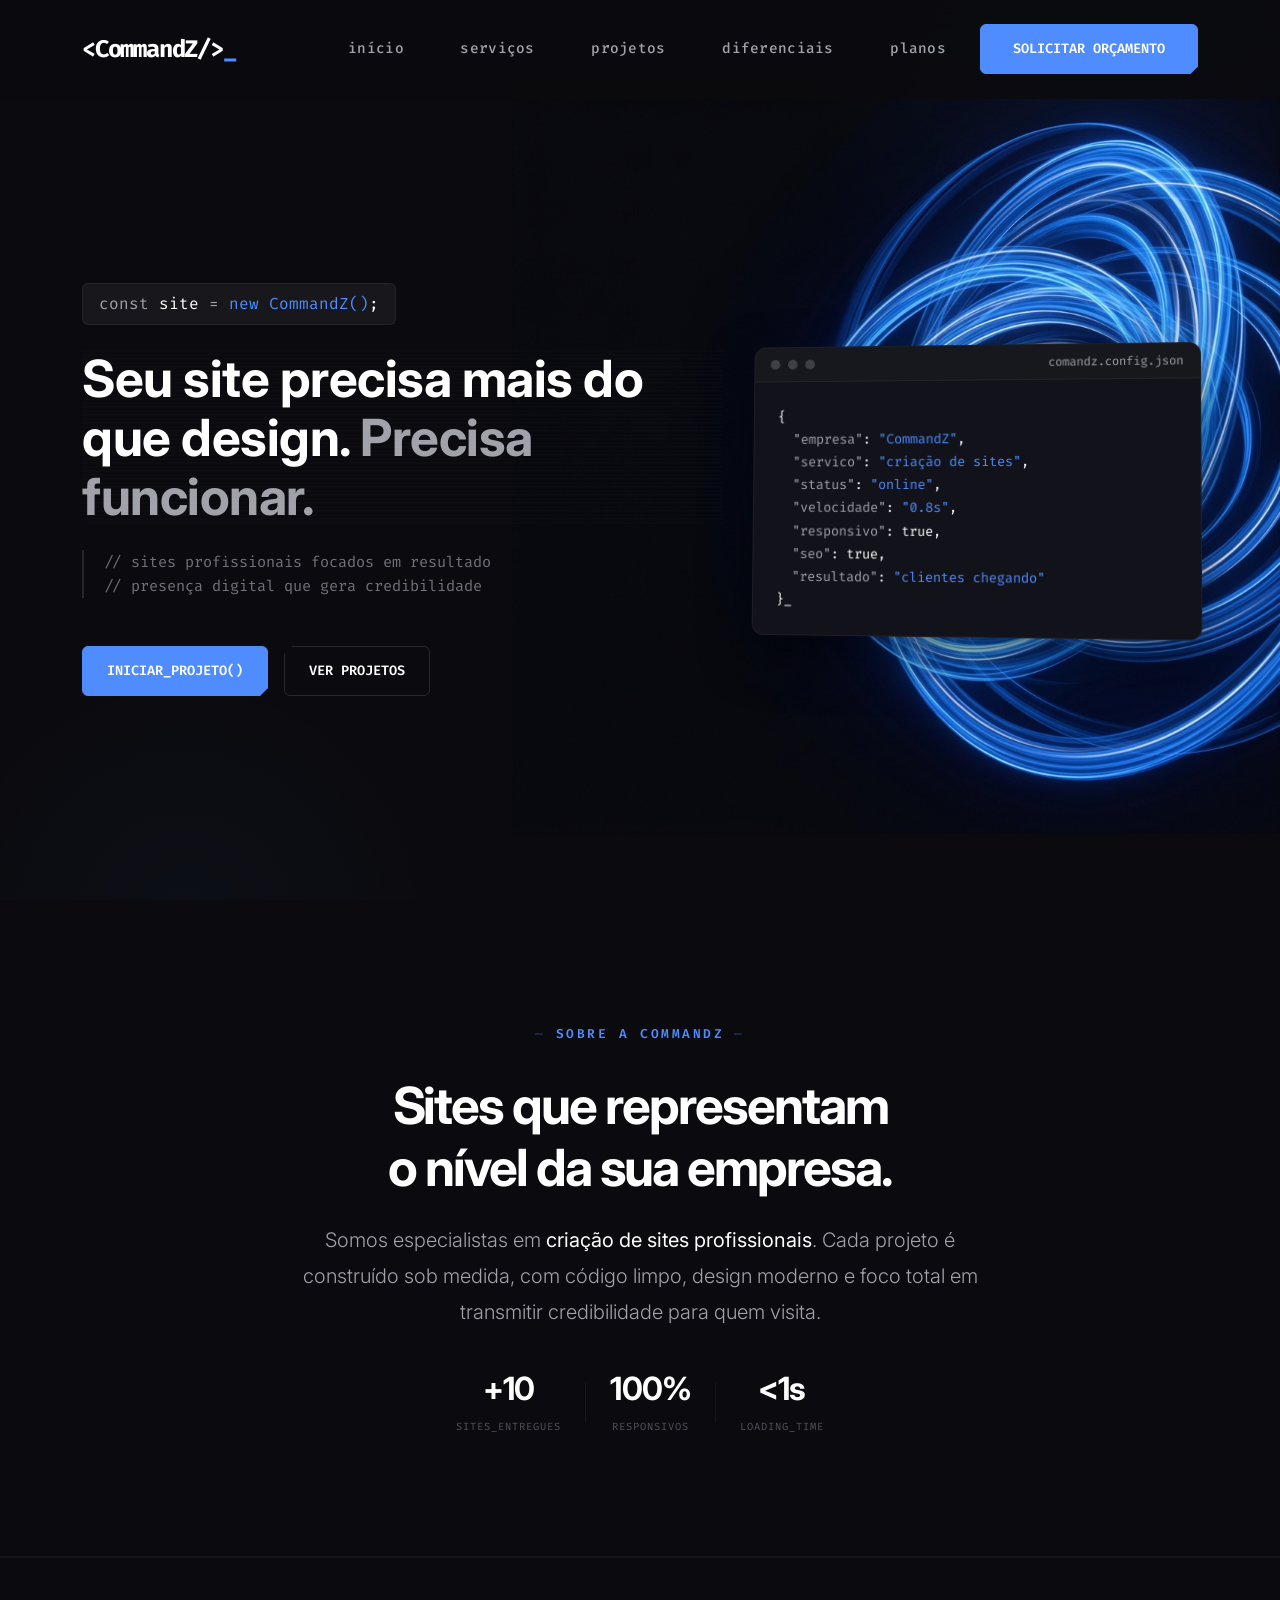
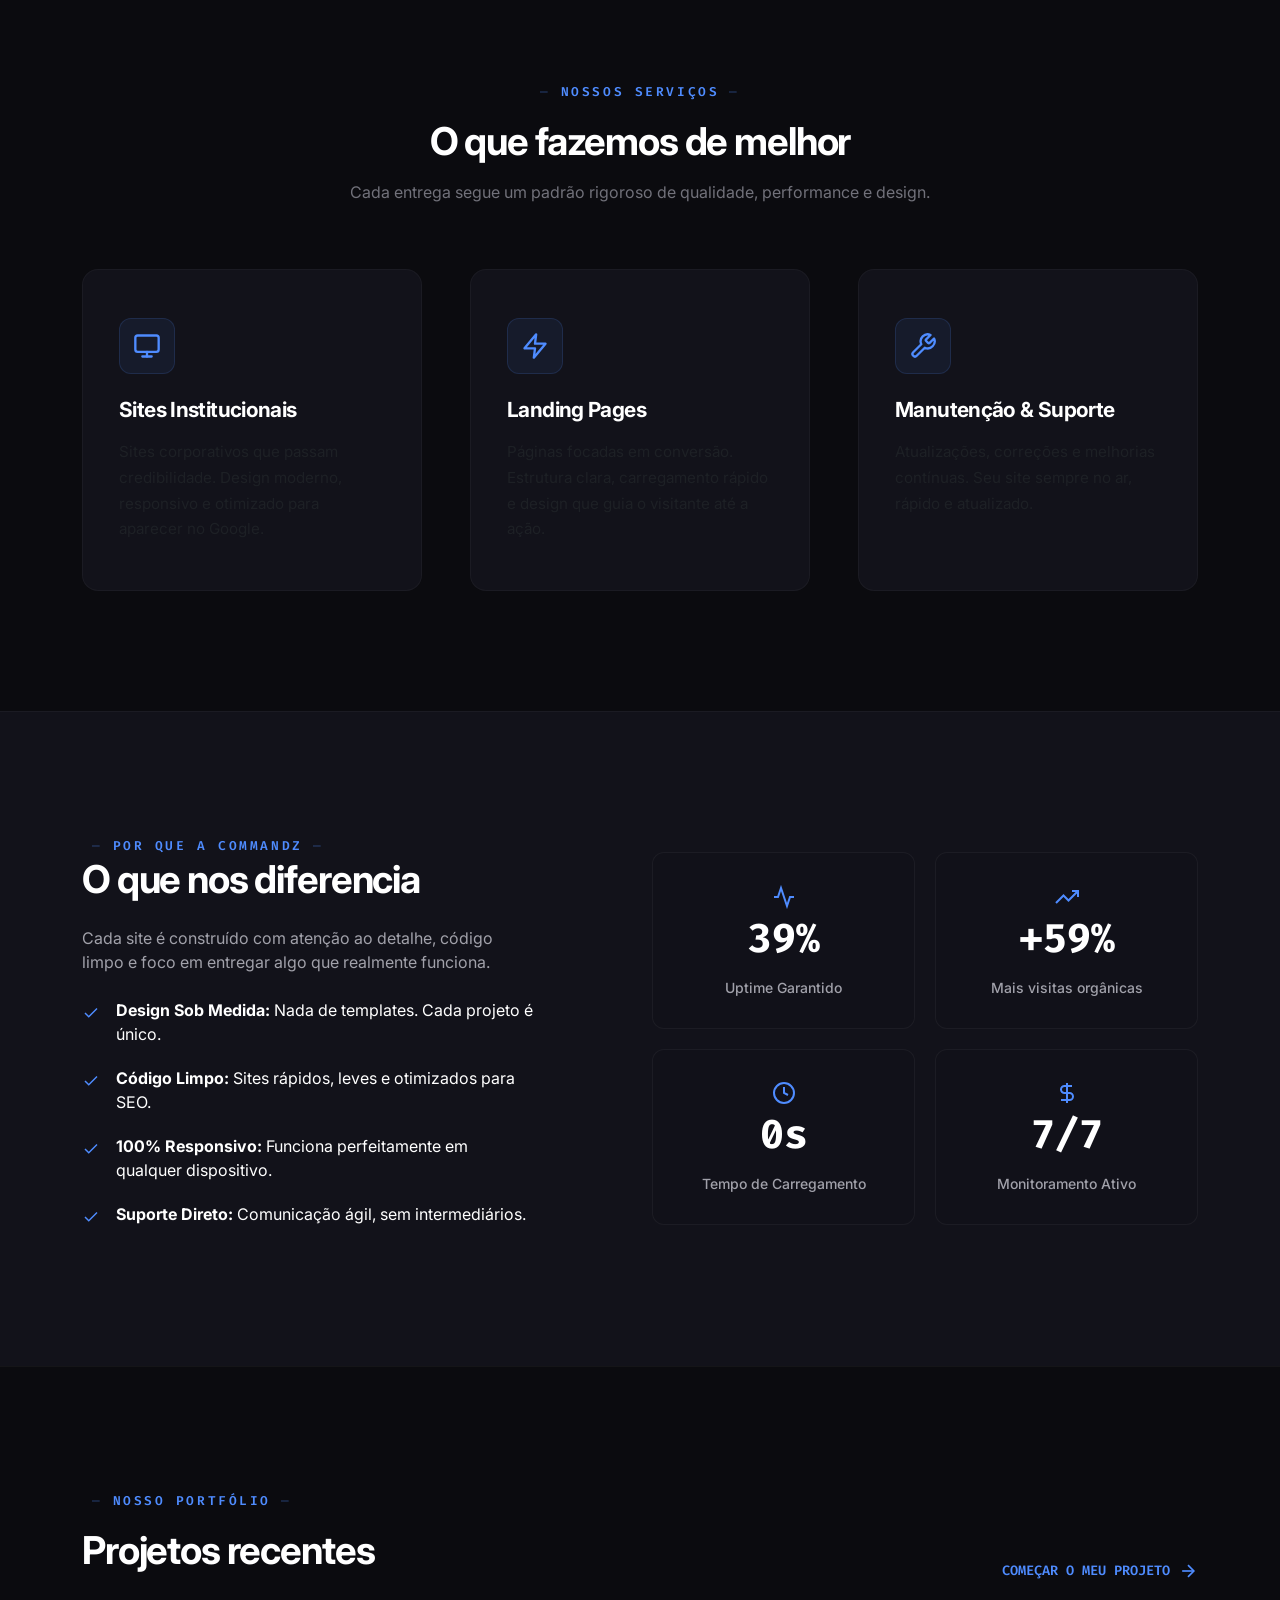
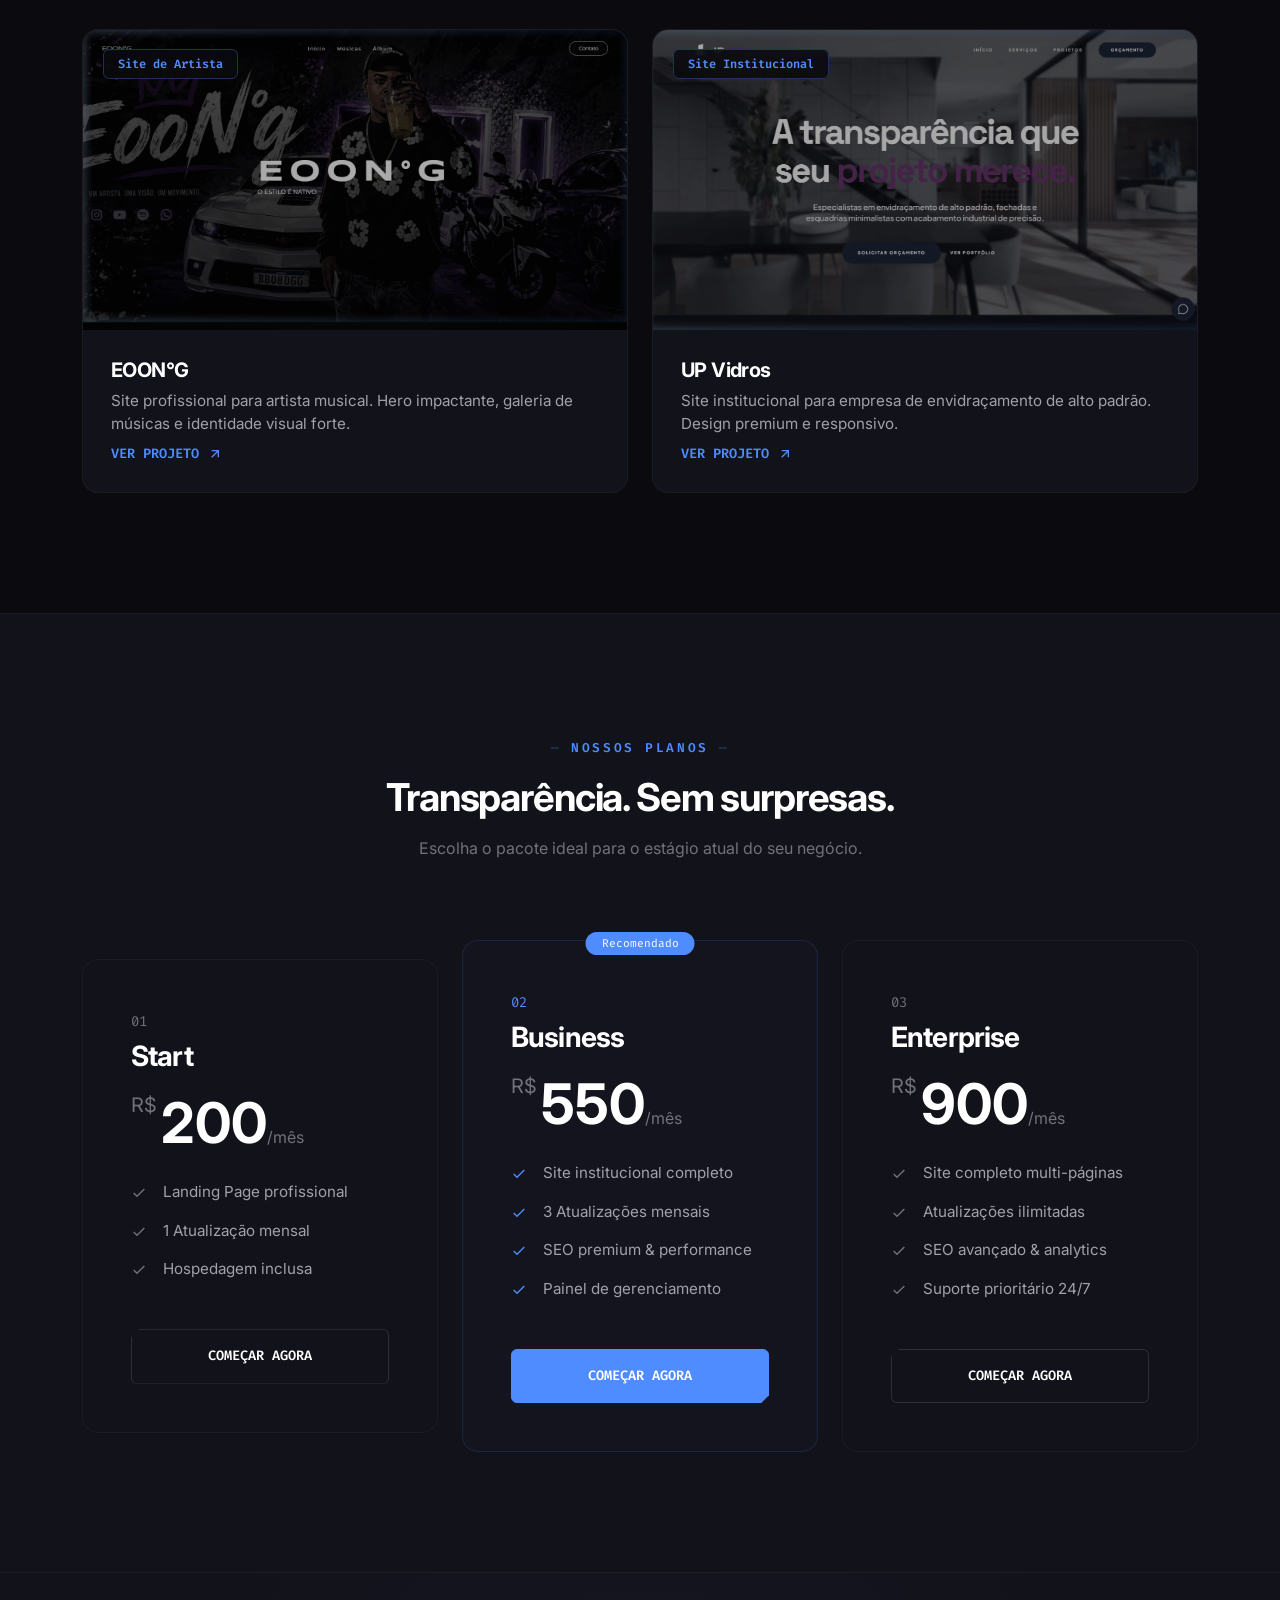
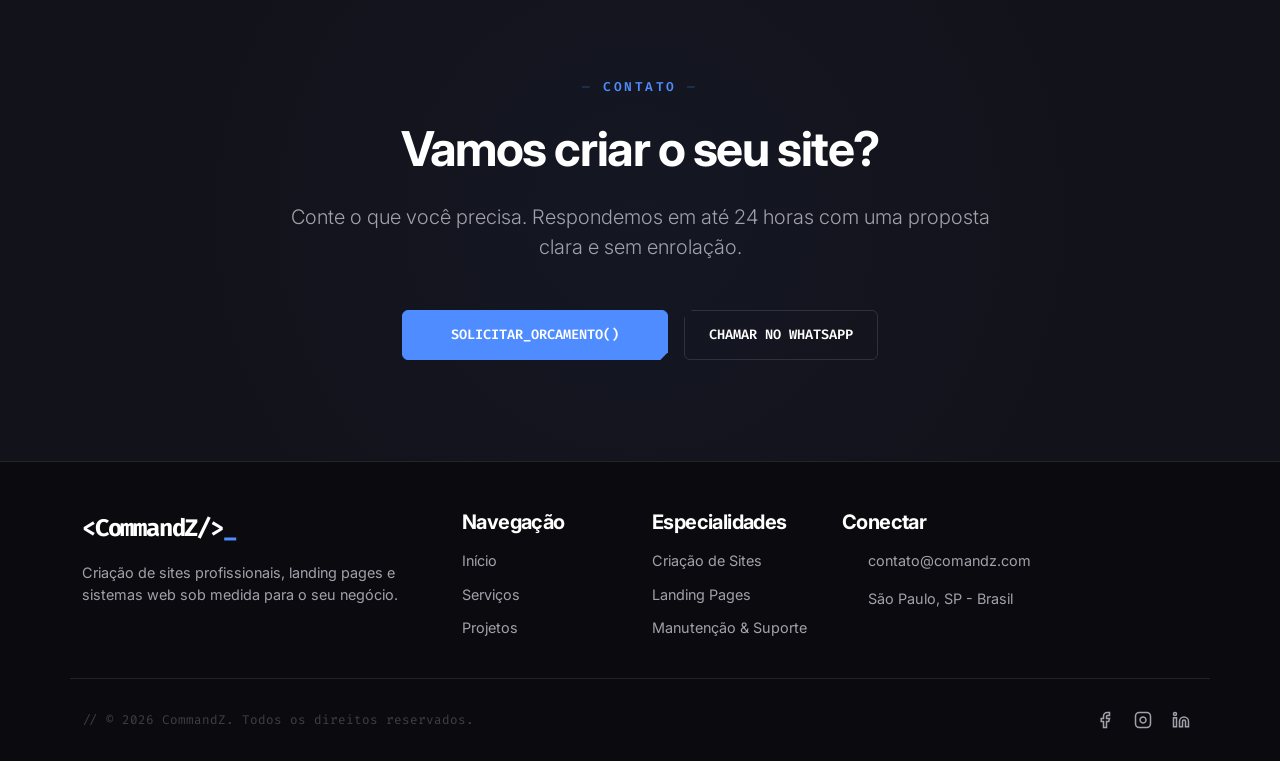
<file: index.html>
<!DOCTYPE html>
<html lang="pt-BR">

<head>
    <meta charset="UTF-8">
    <meta name="viewport" content="width=device-width, initial-scale=1.0">
    <meta name="description" content="CommandZ — Criação de sites profissionais, landing pages e sistemas web sob medida.">
    <title>CommandZ | Sites Profissionais que Geram Resultados</title>

    <!-- Google Fonts: Inter & Fira Code -->
    <link rel="preconnect" href="https://fonts.googleapis.com">
    <link rel="preconnect" href="https://fonts.gstatic.com" crossorigin>
    <link
        href="https://fonts.googleapis.com/css2?family=Inter:wght@300;400;500;600;700;800&family=Fira+Code:wght@400;500;600;700&display=swap"
        rel="stylesheet">

    <!-- Bootstrap CSS -->
    <link href="https://cdn.jsdelivr.net/npm/bootstrap@5.3.2/dist/css/bootstrap.min.css" rel="stylesheet">

    <!-- Custom CSS -->
    <link rel="stylesheet" href="css/style.css">
</head>

<body class="bg-dark-tech">

    <!-- Navbar -->
    <nav class="navbar navbar-expand-lg fixed-top" id="mainNav">
        <div class="container">
            <a class="navbar-brand fw-bold font-mono" href="#">&lt;CommandZ/&gt;<span class="text-primary-accent blink">_</span></a>
            <button class="navbar-toggler" type="button" data-bs-toggle="collapse" data-bs-target="#navbarResponsive"
                aria-controls="navbarResponsive" aria-expanded="false" aria-label="Toggle navigation">
                <span class="navbar-toggler-icon"></span>
            </button>
            <div class="collapse navbar-collapse" id="navbarResponsive">
                <ul class="navbar-nav ms-auto mb-2 mb-lg-0 align-items-center">
                    <li class="nav-item">
                        <a class="nav-link nav-link-tech" href="#inicio">Início</a>
                    </li>
                    <li class="nav-item">
                        <a class="nav-link nav-link-tech" href="#servicos">Serviços</a>
                    </li>
                    <li class="nav-item">
                        <a class="nav-link nav-link-tech" href="#projetos">Projetos</a>
                    </li>
                    <li class="nav-item">
                        <a class="nav-link nav-link-tech" href="#diferenciais">Diferenciais</a>
                    </li>
                    <li class="nav-item">
                        <a class="nav-link nav-link-tech" href="#planos">Planos</a>
                    </li>
                    <li class="nav-item ms-lg-3 mt-3 mt-lg-0">
                        <a class="btn btn-primary-custom" href="#contato">Solicitar orçamento</a>
                    </li>
                </ul>
            </div>
        </div>
    </nav>

    <!-- Hero Section -->
    <header class="hero-section" id="inicio">
        <div class="container position-relative z-1 h-100">
            <div class="row h-100 align-items-center">
                <div class="col-lg-7 scroll-reveal fade-up">
                    <div class="tech-badge mb-4 font-mono d-inline-block px-3 py-2 border rounded" style="background: rgba(39,39,42,0.5); border-color: rgba(255,255,255,0.05) !important;">
                        <span style="color: #A1A1AA;">const</span> <span class="text-white">site</span> <span style="color: #A1A1AA;">=</span> <span style="color: #4F8CFF;">new CommandZ()</span>;
                    </div>
                    
                    <h1 class="hero-title fw-bold glitch-text" data-text="Seu site precisa mais do que design. Precisa funcionar." style="font-size: clamp(2.2rem, 4vw, 3.2rem); line-height: 1.15; letter-spacing: -0.5px;">
                        <span class="text-white">Seu site precisa mais do</span><br>
                        <span class="text-white">que design. </span><span style="color: #A1A1AA;">Precisa funcionar.</span>
                    </h1>
                    
                    <div class="mt-4 mb-4 font-mono" style="border-left: 2px solid #27272A; padding-left: 1.25rem;">
                        <span style="color: #71717A; font-size: 0.95rem;">// sites profissionais focados em resultado</span><br>
                        <span style="color: #71717A; font-size: 0.95rem;">// presença digital que gera credibilidade</span>
                    </div>
                    
                    <div class="d-flex flex-column flex-sm-row gap-3 mt-5">
                        <a href="#contato" class="btn btn-primary-custom btn-lg px-4 font-mono">
                            iniciar_projeto()
                        </a>
                        <a href="#projetos" class="btn btn-outline-custom btn-lg px-4">
                            Ver projetos
                        </a>
                    </div>
                </div>
                <div class="col-lg-5 d-none d-lg-block scroll-reveal zoom-in delay-2">
                    <div class="hero-visual floating-animation position-relative">
                        <div class="glass-card tech-panel p-0 overflow-hidden" style="border: 1px solid rgba(255,255,255,0.05); background: #12121A; box-shadow: 0 20px 50px rgba(0,0,0,0.5);">
                            <!-- Header do Editor -->
                            <div class="glass-header d-flex justify-content-between align-items-center px-3 py-2 m-0" style="background: rgba(255,255,255,0.02); border-bottom: 1px solid rgba(255,255,255,0.05);">
                                <div class="dots d-flex gap-2">
                                    <span class="dot" style="background: #3F3F46; width:10px; height:10px;"></span>
                                    <span class="dot" style="background: #3F3F46; width:10px; height:10px;"></span>
                                    <span class="dot" style="background: #3F3F46; width:10px; height:10px;"></span>
                                </div>
                                <div class="tech-status font-mono text-gray small" style="font-size: 0.75rem; color: #A1A1AA;">comandz.config.json</div>
                            </div>
                            <!-- Corpo do Editor -->
                            <div class="glass-body p-4 font-mono text-start" style="font-size: 0.85rem; line-height: 1.7;">
                                <span style="color: #FFFFFF;">{</span><br>
                                &nbsp;&nbsp;<span style="color: #A1A1AA;">"empresa"</span><span style="color: #FFFFFF;">: </span><span style="color: #4F8CFF;">"CommandZ"</span><span style="color: #FFFFFF;">,</span><br>
                                &nbsp;&nbsp;<span style="color: #A1A1AA;">"servico"</span><span style="color: #FFFFFF;">: </span><span style="color: #4F8CFF;">"criação de sites"</span><span style="color: #FFFFFF;">,</span><br>
                                &nbsp;&nbsp;<span style="color: #A1A1AA;">"status"</span><span style="color: #FFFFFF;">: </span><span style="color: #4F8CFF;">"online"</span><span style="color: #FFFFFF;">,</span><br>
                                &nbsp;&nbsp;<span style="color: #A1A1AA;">"velocidade"</span><span style="color: #FFFFFF;">: </span><span style="color: #4F8CFF;">"0.8s"</span><span style="color: #FFFFFF;">,</span><br>
                                &nbsp;&nbsp;<span style="color: #A1A1AA;">"responsivo"</span><span style="color: #FFFFFF;">: </span><span style="color: #FFFFFF;">true</span><span style="color: #FFFFFF;">,</span><br>
                                &nbsp;&nbsp;<span style="color: #A1A1AA;">"seo"</span><span style="color: #FFFFFF;">: </span><span style="color: #FFFFFF;">true</span><span style="color: #FFFFFF;">,</span><br>
                                &nbsp;&nbsp;<span style="color: #A1A1AA;">"resultado"</span><span style="color: #FFFFFF;">: </span><span style="color: #4F8CFF;">"clientes chegando"</span><br>
                                <span style="color: #FFFFFF;">}</span><span class="blink">_</span>
                            </div>
                        </div>
                    </div>
                </div>
            </div>
        </div>
    </header>

    <!-- Sobre Section -->
    <section class="section-padding sobre-section position-relative" id="sobre" style="background-color: var(--color-bg);">
        <div class="container position-relative z-1">
            <div class="row justify-content-center text-center">
                <div class="col-lg-10 fade-in-up">
                    <span class="subtitle-tag tech-tag mb-4 d-inline-block">Sobre a CommandZ</span>
                    
                    <h2 class="sobre-headline fw-bold mt-2 mb-4" style="color: #FFFFFF; font-size: clamp(2.2rem, 4vw, 3.5rem);">
                        Sites que representam<br class="d-none d-md-block">
                        o nível da sua empresa.
                    </h2>
                    
                    <p class="sobre-description lead mx-auto mt-4 max-w-700" style="color: #A1A1AA; line-height: 1.8;">
                        Somos especialistas em <strong class="text-white">criação de sites profissionais</strong>. Cada projeto é construído sob medida, com código limpo, design moderno e foco total em transmitir credibilidade para quem visita.
                    </p>

                    <!-- Metrics -->
                    <div class="d-flex justify-content-center align-items-center gap-4 mt-4 pt-3">
                        <div class="text-center">
                            <h3 class="fs-2 fw-bold text-white mb-1">+10</h3>
                            <span class="font-mono" style="color: #52525B; letter-spacing: 0.1em; font-size: 0.65rem;">SITES_ENTREGUES</span>
                        </div>
                        <div style="width: 1px; height: 40px; background: rgba(255,255,255,0.05);"></div>
                        <div class="text-center">
                            <h3 class="fs-2 fw-bold text-white mb-1">100%</h3>
                            <span class="font-mono" style="color: #52525B; letter-spacing: 0.1em; font-size: 0.65rem;">RESPONSIVOS</span>
                        </div>
                        <div style="width: 1px; height: 40px; background: rgba(255,255,255,0.05);"></div>
                        <div class="text-center">
                            <h3 class="fs-2 fw-bold text-white mb-1">&lt;1s</h3>
                            <span class="font-mono" style="color: #52525B; letter-spacing: 0.1em; font-size: 0.65rem;">LOADING_TIME</span>
                        </div>
                    </div>
                </div>
            </div>
        </div>
    </section>

    <!-- Serviços Section -->
    <section class="section-padding" id="servicos" style="background-color: var(--color-bg); border-top: 1px solid rgba(255,255,255,0.04);">
        <div class="container">
            <div class="row mb-5 justify-content-center text-center scroll-reveal fade-up">
                <div class="col-lg-8">
                    <span class="subtitle-tag tech-tag">Nossos Serviços</span>
                    <h2 class="section-title mt-3 fw-bold">O que fazemos de melhor</h2>
                    <p class="mt-3" style="color: #71717A;">Cada entrega segue um padrão rigoroso de qualidade, performance e design.</p>
                </div>
            </div>
            <div class="row g-4 g-lg-5">
                <div class="col-md-4 scroll-reveal fade-up delay-1">
                    <div class="service-card tech-hover">
                        <div class="icon-wrapper tech-icon">
                            <svg width="28" height="28" viewBox="0 0 24 24" fill="none" stroke="currentColor"
                                stroke-width="2" stroke-linecap="round" stroke-linejoin="round">
                                <rect x="2" y="3" width="20" height="14" rx="2" ry="2"></rect>
                                <line x1="8" y1="21" x2="16" y2="21"></line>
                                <line x1="12" y1="17" x2="12" y2="21"></line>
                            </svg>
                        </div>
                        <h3 class="fw-bold">Sites Institucionais</h3>
                        <p class="text-muted">Sites corporativos que passam credibilidade. Design moderno, responsivo e otimizado para aparecer no Google.</p>
                        <div class="tech-card-border"></div>
                    </div>
                </div>
                <div class="col-md-4 scroll-reveal fade-up delay-2">
                    <div class="service-card tech-hover">
                        <div class="icon-wrapper tech-icon">
                            <svg width="28" height="28" viewBox="0 0 24 24" fill="none" stroke="currentColor"
                                stroke-width="2" stroke-linecap="round" stroke-linejoin="round">
                                <path d="M13 2L3 14h9l-1 8 10-12h-9l1-8z"></path>
                            </svg>
                        </div>
                        <h3 class="fw-bold">Landing Pages</h3>
                        <p class="text-muted">Páginas focadas em conversão. Estrutura clara, carregamento rápido e design que guia o visitante até a ação.</p>
                        <div class="tech-card-border"></div>
                    </div>
                </div>
                <div class="col-md-4 scroll-reveal fade-up delay-3">
                    <div class="service-card tech-hover">
                        <div class="icon-wrapper tech-icon">
                            <svg width="28" height="28" viewBox="0 0 24 24" fill="none" stroke="currentColor"
                                stroke-width="2" stroke-linecap="round" stroke-linejoin="round">
                                <path d="M14.7 6.3a1 1 0 0 0 0 1.4l1.6 1.6a1 1 0 0 0 1.4 0l3.77-3.77a6 6 0 0 1-7.94 7.94l-6.91 6.91a2.12 2.12 0 0 1-3-3l6.91-6.91a6 6 0 0 1 7.94-7.94l-3.76 3.76z"></path>
                            </svg>
                        </div>
                        <h3 class="fw-bold">Manutenção & Suporte</h3>
                        <p class="text-muted">Atualizações, correções e melhorias contínuas. Seu site sempre no ar, rápido e atualizado.</p>
                        <div class="tech-card-border"></div>
                    </div>
                </div>
            </div>
        </div>
    </section>

    <!-- Diferenciais Section -->
    <section class="section-padding text-white position-relative" id="diferenciais" style="background-color: var(--color-surface); border-top: 1px solid rgba(255,255,255,0.04);">
        <div class="container position-relative z-1">
            <div class="row align-items-center">
                <div class="col-lg-5 mb-5 mb-lg-0 scroll-reveal fade-right">
                    <span class="subtitle-tag tech-tag mb-2">Por que a CommandZ</span>
                    <h2 class="section-title text-white fw-bold">O que nos diferencia</h2>
                    <p class="text-gray mt-4 mb-4" style="color: #A1A1AA !important;">Cada site é construído com atenção ao detalhe, código limpo e foco em entregar algo que realmente funciona.</p>
                    <ul class="list-unstyled feature-list tech-list">
                        <li>
                            <div class="list-icon-tech">
                                <svg width="18" height="18" viewBox="0 0 24 24" fill="none" stroke="currentColor"
                                    stroke-width="2">
                                    <polyline points="20 6 9 17 4 12"></polyline>
                                </svg>
                            </div>
                            <span><strong>Design Sob Medida:</strong> Nada de templates. Cada projeto é único.</span>
                        </li>
                        <li>
                            <div class="list-icon-tech">
                                <svg width="18" height="18" viewBox="0 0 24 24" fill="none" stroke="currentColor"
                                    stroke-width="2">
                                    <polyline points="20 6 9 17 4 12"></polyline>
                                </svg>
                            </div>
                            <span><strong>Código Limpo:</strong> Sites rápidos, leves e otimizados para SEO.</span>
                        </li>
                        <li>
                            <div class="list-icon-tech">
                                <svg width="18" height="18" viewBox="0 0 24 24" fill="none" stroke="currentColor"
                                    stroke-width="2">
                                    <polyline points="20 6 9 17 4 12"></polyline>
                                </svg>
                            </div>
                            <span><strong>100% Responsivo:</strong> Funciona perfeitamente em qualquer dispositivo.</span>
                        </li>
                        <li>
                            <div class="list-icon-tech">
                                <svg width="18" height="18" viewBox="0 0 24 24" fill="none" stroke="currentColor"
                                    stroke-width="2">
                                    <polyline points="20 6 9 17 4 12"></polyline>
                                </svg>
                            </div>
                            <span><strong>Suporte Direto:</strong> Comunicação ágil, sem intermediários.</span>
                        </li>
                    </ul>
                </div>
                <div class="col-lg-6 offset-lg-1 scroll-reveal fade-left delay-1">
                    <div class="metrics-grid">
                        <div class="metric-card glass-tech">
                            <div class="metric-icon"><svg width="24" height="24" viewBox="0 0 24 24" fill="none"
                                    stroke="var(--color-primary-accent)" stroke-width="2">
                                    <path d="M22 12h-4l-3 9L9 3l-3 9H2"></path>
                                </svg></div>
                            <div class="metric-value text-white counter" data-target="99">99%</div>
                            <div class="metric-label" style="color: #A1A1AA;">Uptime Garantido</div>
                        </div>
                        <div class="metric-card glass-tech">
                            <div class="metric-icon"><svg width="24" height="24" viewBox="0 0 24 24" fill="none"
                                    stroke="var(--color-primary-accent)" stroke-width="2">
                                    <polyline points="23 6 13.5 15.5 8.5 10.5 1 18"></polyline>
                                    <polyline points="17 6 23 6 23 12"></polyline>
                                </svg></div>
                            <div class="metric-value text-white">+<span class="counter" data-target="150">150</span>%
                            </div>
                            <div class="metric-label" style="color: #A1A1AA;">Mais visitas orgânicas</div>
                        </div>
                        <div class="metric-card glass-tech">
                            <div class="metric-icon"><svg width="24" height="24" viewBox="0 0 24 24" fill="none"
                                    stroke="var(--color-primary-accent)" stroke-width="2">
                                    <circle cx="12" cy="12" r="10"></circle>
                                    <polyline points="12 6 12 12 16 14"></polyline>
                                </svg></div>
                            <div class="metric-value text-white">
                                < 1s</div>
                                    <div class="metric-label" style="color: #A1A1AA;">Tempo de Carregamento</div>
                            </div>
                            <div class="metric-card glass-tech">
                                <div class="metric-icon"><svg width="24" height="24" viewBox="0 0 24 24" fill="none"
                                        stroke="var(--color-primary-accent)" stroke-width="2">
                                        <path d="M12 2v20M17 5H9.5a3.5 3.5 0 0 0 0 7h5a3.5 3.5 0 0 1 0 7H6"></path>
                                    </svg></div>
                                <div class="metric-value text-white">24/7</div>
                                <div class="metric-label" style="color: #A1A1AA;">Monitoramento Ativo</div>
                            </div>
                        </div>
                    </div>
                </div>
            </div>
    </section>

    <!-- Projetos / Portfólio Section -->
    <section class="section-padding" id="projetos" style="background-color: var(--color-bg); border-top: 1px solid rgba(255,255,255,0.04);">
        <div class="container">
            <div class="row mb-5 align-items-end">
                <div class="col-lg-6 scroll-reveal fade-right">
                    <span class="subtitle-tag tech-tag">Nosso Portfólio</span>
                    <h2 class="section-title mt-3 fw-bold">Projetos <span class="text-white">recentes</span></h2>
                </div>
                <div class="col-lg-6 d-flex justify-content-lg-end mt-3 mt-lg-0 scroll-reveal fade-left">
                    <a href="#contato" class="link-arrow tech-link">Começar o meu projeto <svg width="20" height="20"
                            viewBox="0 0 24 24" fill="none" stroke="currentColor" stroke-width="2">
                            <line x1="5" y1="12" x2="19" y2="12"></line>
                            <polyline points="12 5 19 12 12 19"></polyline>
                        </svg></a>
                </div>
            </div>
            <div class="row g-4">
                <div class="col-md-6 scroll-reveal fade-up delay-1">
                    <div class="project-card tech-project">
                        <div class="project-image scroll-mockup">
                            <img src="img/projeto-eong.png" alt="EOON°G - Site de Artista" loading="lazy">
                            <div class="project-overlay tech-overlay">
                                <span class="badge-custom badge-tech">Site de Artista</span>
                            </div>
                        </div>
                        <div class="project-info tech-info">
                            <h3 class="fw-bold">EOON°G</h3>
                            <p>Site profissional para artista musical. Hero impactante, galeria de músicas e identidade visual forte.</p>
                            <a href="https://vitinsantos.github.io/ProjetoNg/" target="_blank" class="link-arrow mt-2 d-inline-flex">Ver projeto <svg width="16" height="16" viewBox="0 0 24 24" fill="none" stroke="currentColor" stroke-width="2"><path d="M7 17l9.2-9.2M17 17V7H7"/></svg></a>
                        </div>
                    </div>
                </div>
                <div class="col-md-6 scroll-reveal fade-up delay-2">
                    <div class="project-card tech-project">
                        <div class="project-image scroll-mockup">
                            <img src="img/projeto-upvidros.png" alt="UP Vidros - Site Institucional" loading="lazy">
                            <div class="project-overlay tech-overlay">
                                <span class="badge-custom badge-tech">Site Institucional</span>
                            </div>
                        </div>
                        <div class="project-info tech-info">
                            <h3 class="fw-bold">UP Vidros</h3>
                            <p>Site institucional para empresa de envidraçamento de alto padrão. Design premium e responsivo.</p>
                            <a href="https://up-vidros-df.surge.sh/" target="_blank" class="link-arrow mt-2 d-inline-flex">Ver projeto <svg width="16" height="16" viewBox="0 0 24 24" fill="none" stroke="currentColor" stroke-width="2"><path d="M7 17l9.2-9.2M17 17V7H7"/></svg></a>
                        </div>
                    </div>
                </div>
            </div>
        </div>
    </section>

    <!-- Planos Section -->
    <section class="section-padding position-relative" id="planos" style="background-color: var(--color-surface); border-top: 1px solid rgba(255,255,255,0.04);">
        <div class="container position-relative z-1">
            <div class="row mb-5 pb-3 justify-content-center text-center scroll-reveal fade-up">
                <div class="col-lg-7">
                    <span class="subtitle-tag tech-tag">Nossos Planos</span>
                    <h2 class="section-title mt-3 fw-bold">Transparência. Sem surpresas.</h2>
                    <p class="mt-3" style="color: #71717A;">Escolha o pacote ideal para o estágio atual do seu negócio.</p>
                </div>
            </div>
            
            <div class="row g-4 justify-content-center align-items-center">
                <!-- Plano Start -->
                <div class="col-lg-4 col-md-6 scroll-reveal fade-up delay-1">
                    <div class="pricing-card h-100 position-relative p-4 p-xl-5" style="background: var(--color-surface); border: 1px solid rgba(255,255,255,0.04); border-radius: 16px;">
                        <span class="font-mono small" style="color: #71717A;">01</span>
                        <h3 class="fw-bold mb-1 text-white mt-2">Start</h3>
                        <div class="pricing-price mb-4 mt-3">
                            <span class="fs-5 align-top" style="color: #71717A;">R$</span>
                            <span class="display-4 fw-bold text-white">200</span><span style="color: #71717A;">/mês</span>
                        </div>
                        <ul class="list-unstyled pricing-features mb-5 text-start" style="color: #A1A1AA;">
                            <li class="mb-3 d-flex"><svg width="16" height="16" viewBox="0 0 24 24" fill="none" stroke="#71717A" stroke-width="2" class="me-3 flex-shrink-0 mt-1"><polyline points="20 6 9 17 4 12"></polyline></svg> Landing Page profissional</li>
                            <li class="mb-3 d-flex"><svg width="16" height="16" viewBox="0 0 24 24" fill="none" stroke="#71717A" stroke-width="2" class="me-3 flex-shrink-0 mt-1"><polyline points="20 6 9 17 4 12"></polyline></svg> 1 Atualização mensal</li>
                            <li class="mb-3 d-flex"><svg width="16" height="16" viewBox="0 0 24 24" fill="none" stroke="#71717A" stroke-width="2" class="me-3 flex-shrink-0 mt-1"><polyline points="20 6 9 17 4 12"></polyline></svg> Hospedagem inclusa</li>
                        </ul>
                        <a href="#contato" class="btn btn-outline-custom w-100 py-3">Começar agora</a>
                    </div>
                </div>

                <!-- Plano Business -->
                <div class="col-lg-4 col-md-6 scroll-reveal fade-up delay-2">
                    <div class="pricing-card h-100 position-relative p-4 p-xl-5" style="background: #14141E; border: 1px solid rgba(79,140,255,0.15); border-radius: 16px;">
                        <div class="position-absolute top-0 start-50 translate-middle">
                            <span class="font-mono small px-3 py-1" style="background: var(--color-primary-accent); color: #fff; border-radius: 20px; font-size: 0.7rem;">Recomendado</span>
                        </div>
                        <span class="font-mono small" style="color: var(--color-primary-accent);">02</span>
                        <h3 class="fw-bold text-white mb-1 mt-2">Business</h3>
                        <div class="pricing-price mb-4 mt-3">
                            <span class="fs-5 align-top" style="color: #71717A;">R$</span>
                            <span class="display-4 fw-bold text-white">550</span><span style="color: #71717A;">/mês</span>
                        </div>
                        <ul class="list-unstyled pricing-features mb-5 text-start" style="color: #A1A1AA;">
                            <li class="mb-3 d-flex"><svg width="16" height="16" viewBox="0 0 24 24" fill="none" stroke="var(--color-primary-accent)" stroke-width="2" class="me-3 flex-shrink-0 mt-1"><polyline points="20 6 9 17 4 12"></polyline></svg> Site institucional completo</li>
                            <li class="mb-3 d-flex"><svg width="16" height="16" viewBox="0 0 24 24" fill="none" stroke="var(--color-primary-accent)" stroke-width="2" class="me-3 flex-shrink-0 mt-1"><polyline points="20 6 9 17 4 12"></polyline></svg> 3 Atualizações mensais</li>
                            <li class="mb-3 d-flex"><svg width="16" height="16" viewBox="0 0 24 24" fill="none" stroke="var(--color-primary-accent)" stroke-width="2" class="me-3 flex-shrink-0 mt-1"><polyline points="20 6 9 17 4 12"></polyline></svg> SEO premium & performance</li>
                            <li class="mb-3 d-flex"><svg width="16" height="16" viewBox="0 0 24 24" fill="none" stroke="var(--color-primary-accent)" stroke-width="2" class="me-3 flex-shrink-0 mt-1"><polyline points="20 6 9 17 4 12"></polyline></svg> Painel de gerenciamento</li>
                        </ul>
                        <a href="#contato" class="btn btn-primary-custom w-100 py-3">Começar agora</a>
                    </div>
                </div>

                <!-- Plano Enterprise -->
                <div class="col-lg-4 col-md-6 scroll-reveal fade-up delay-3">
                    <div class="pricing-card h-100 position-relative p-4 p-xl-5" style="background: var(--color-surface); border: 1px solid rgba(255,255,255,0.04); border-radius: 16px;">
                        <span class="font-mono small" style="color: #71717A;">03</span>
                        <h3 class="fw-bold mb-1 text-white mt-2">Enterprise</h3>
                        <div class="pricing-price mb-4 mt-3">
                            <span class="fs-5 align-top" style="color: #71717A;">R$</span>
                            <span class="display-4 fw-bold text-white">900</span><span style="color: #71717A;">/mês</span>
                        </div>
                        <ul class="list-unstyled pricing-features mb-5 text-start" style="color: #A1A1AA;">
                            <li class="mb-3 d-flex"><svg width="16" height="16" viewBox="0 0 24 24" fill="none" stroke="#71717A" stroke-width="2" class="me-3 flex-shrink-0 mt-1"><polyline points="20 6 9 17 4 12"></polyline></svg> Site completo multi-páginas</li>
                            <li class="mb-3 d-flex"><svg width="16" height="16" viewBox="0 0 24 24" fill="none" stroke="#71717A" stroke-width="2" class="me-3 flex-shrink-0 mt-1"><polyline points="20 6 9 17 4 12"></polyline></svg> Atualizações ilimitadas</li>
                            <li class="mb-3 d-flex"><svg width="16" height="16" viewBox="0 0 24 24" fill="none" stroke="#71717A" stroke-width="2" class="me-3 flex-shrink-0 mt-1"><polyline points="20 6 9 17 4 12"></polyline></svg> SEO avançado & analytics</li>
                            <li class="mb-3 d-flex"><svg width="16" height="16" viewBox="0 0 24 24" fill="none" stroke="#71717A" stroke-width="2" class="me-3 flex-shrink-0 mt-1"><polyline points="20 6 9 17 4 12"></polyline></svg> Suporte prioritário 24/7</li>
                        </ul>
                        <a href="#contato" class="btn btn-outline-custom w-100 py-3">Começar agora</a>
                    </div>
                </div>
            </div>
        </div>
    </section>

    <!-- CTA Section -->
    <section class="cta-section position-relative overflow-hidden" id="contato" style="background-color: var(--color-surface); border-top: 1px solid rgba(255,255,255,0.05); padding: 100px 0;">
        <div class="container text-center position-relative z-1 scroll-reveal zoom-in">
            <span class="subtitle-tag tech-tag mb-4 d-inline-block">Contato</span>
            <h2 class="display-5 fw-bold text-white mb-4">Vamos criar o seu site?</h2>
            <p class="lead mb-5 max-w-700 mx-auto" style="color: #A1A1AA;">Conte o que você precisa. Respondemos em até 24 horas com uma proposta clara e sem enrolação.</p>
            <div class="d-flex flex-column flex-sm-row gap-3 justify-content-center">
                <a href="mailto:contato@comandz.com" class="btn btn-primary-custom btn-lg px-5 font-mono">
                    solicitar_orcamento()
                </a>
                <a href="https://wa.me/5511999999999" class="btn btn-outline-custom btn-lg px-4">
                    Chamar no WhatsApp
                </a>
            </div>
        </div>
    </section>

    <!-- Footer -->
    <footer class="footer bg-black-tech text-white border-top border-dark">
        <div class="container">
            <div class="row pt-5 pb-4 border-bottom border-dark">
                <div class="col-lg-4 mb-4 mb-lg-0 scroll-reveal fade-right">
                    <a class="navbar-brand fw-bold text-white fs-4 d-block mb-3 font-mono"
                        href="#">&lt;CommandZ/&gt;<span class="text-primary-accent blink">_</span></a>
                    <p class="text-gray pe-lg-4">Criação de sites profissionais, landing pages e sistemas web sob medida para o seu negócio.</p>
                </div>
                <div class="col-lg-2 col-md-4 mb-4 mb-md-0 scroll-reveal fade-up delay-1">
                    <h5 class="text-white mb-3 fw-bold">Navegação</h5>
                    <ul class="list-unstyled footer-links tech-footer-links">
                        <li><a href="#inicio">Início</a></li>
                        <li><a href="#servicos">Serviços</a></li>
                        <li><a href="#projetos">Projetos</a></li>
                    </ul>
                </div>
                <div class="col-lg-2 col-md-4 mb-4 mb-md-0 scroll-reveal fade-up delay-2">
                    <h5 class="text-white mb-3 fw-bold">Especialidades</h5>
                    <ul class="list-unstyled footer-links tech-footer-links">
                        <li><a href="#">Criação de Sites</a></li>
                        <li><a href="#">Landing Pages</a></li>
                        <li><a href="#">Manutenção & Suporte</a></li>
                    </ul>
                </div>
                <div class="col-lg-4 col-md-4 scroll-reveal fade-left delay-3">
                    <h5 class="text-white mb-3 fw-bold">Conectar</h5>
                    <ul class="list-unstyled text-gray">
                        <li class="mb-3 d-flex align-items-center gap-2 tech-contact">
                            <svg width="18" height="18" viewBox="0 0 24 24" fill="none" stroke="var(--primary)"
                                stroke-width="2">
                                <path d="M4 4h16c1.1 0 2 .9 2 2v12c0 1.1-.9 2-2 2H4c-1.1 0-2-.9-2-2V6c0-1.1.9-2 2-2z">
                                </path>
                                <polyline points="22,6 12,13 2,6"></polyline>
                            </svg>
                            <a href="mailto:contato@comandz.com"
                                class="text-decoration-none text-gray hover-white">contato@comandz.com</a>
                        </li>
                        <li class="mb-2 d-flex align-items-center gap-2 tech-contact">
                            <svg width="18" height="18" viewBox="0 0 24 24" fill="none" stroke="var(--primary)"
                                stroke-width="2">
                                <path d="M21 10c0 7-9 13-9 13s-9-6-9-13a9 9 0 0 1 18 0z"></path>
                                <circle cx="12" cy="10" r="3"></circle>
                            </svg>
                            <span>São Paulo, SP - Brasil</span>
                        </li>
                    </ul>
                </div>
            </div>
            <div class="row pt-4 pb-4 align-items-center">
                <div class="col-md-6 text-center text-md-start">
                    <p class="text-gray small mb-0 font-mono" style="color: #3F3F46 !important;">// © <span id="year"></span> CommandZ. Todos os direitos reservados.</p>
                </div>
                <div class="col-md-6 text-center text-md-end mt-3 mt-md-0">
                    <div class="social-links">
                        <a href="#" class="social-icon"><svg width="18" height="18" viewBox="0 0 24 24" fill="none"
                                stroke="currentColor" stroke-width="2">
                                <path d="M18 2h-3a5 5 0 0 0-5 5v3H7v4h3v8h4v-8h3l1-4h-4V7a1 1 0 0 1 1-1h3z"></path>
                            </svg></a>
                        <a href="#" class="social-icon"><svg width="18" height="18" viewBox="0 0 24 24" fill="none"
                                stroke="currentColor" stroke-width="2">
                                <rect x="2" y="2" width="20" height="20" rx="5" ry="5"></rect>
                                <path d="M16 11.37A4 4 0 1 1 12.63 8 4 4 0 0 1 16 11.37z"></path>
                                <line x1="17.5" y1="6.5" x2="17.51" y2="6.5"></line>
                            </svg></a>
                        <a href="#" class="social-icon"><svg width="18" height="18" viewBox="0 0 24 24" fill="none"
                                stroke="currentColor" stroke-width="2">
                                <path
                                    d="M16 8a6 6 0 0 1 6 6v7h-4v-7a2 2 0 0 0-2-2 2 2 0 0 0-2 2v7h-4v-7a6 6 0 0 1 6-6z">
                                </path>
                                <rect x="2" y="9" width="4" height="12"></rect>
                                <circle cx="4" cy="4" r="2"></circle>
                            </svg></a>
                    </div>
                </div>
            </div>
        </div>
    </footer>

    <!-- Bootstrap JS Bundle -->
    <script src="https://cdn.jsdelivr.net/npm/bootstrap@5.3.2/dist/js/bootstrap.bundle.min.js"></script>

    <!-- Custom JS -->
    <script src="js/script.js"></script>
</body>

</html>
</file>
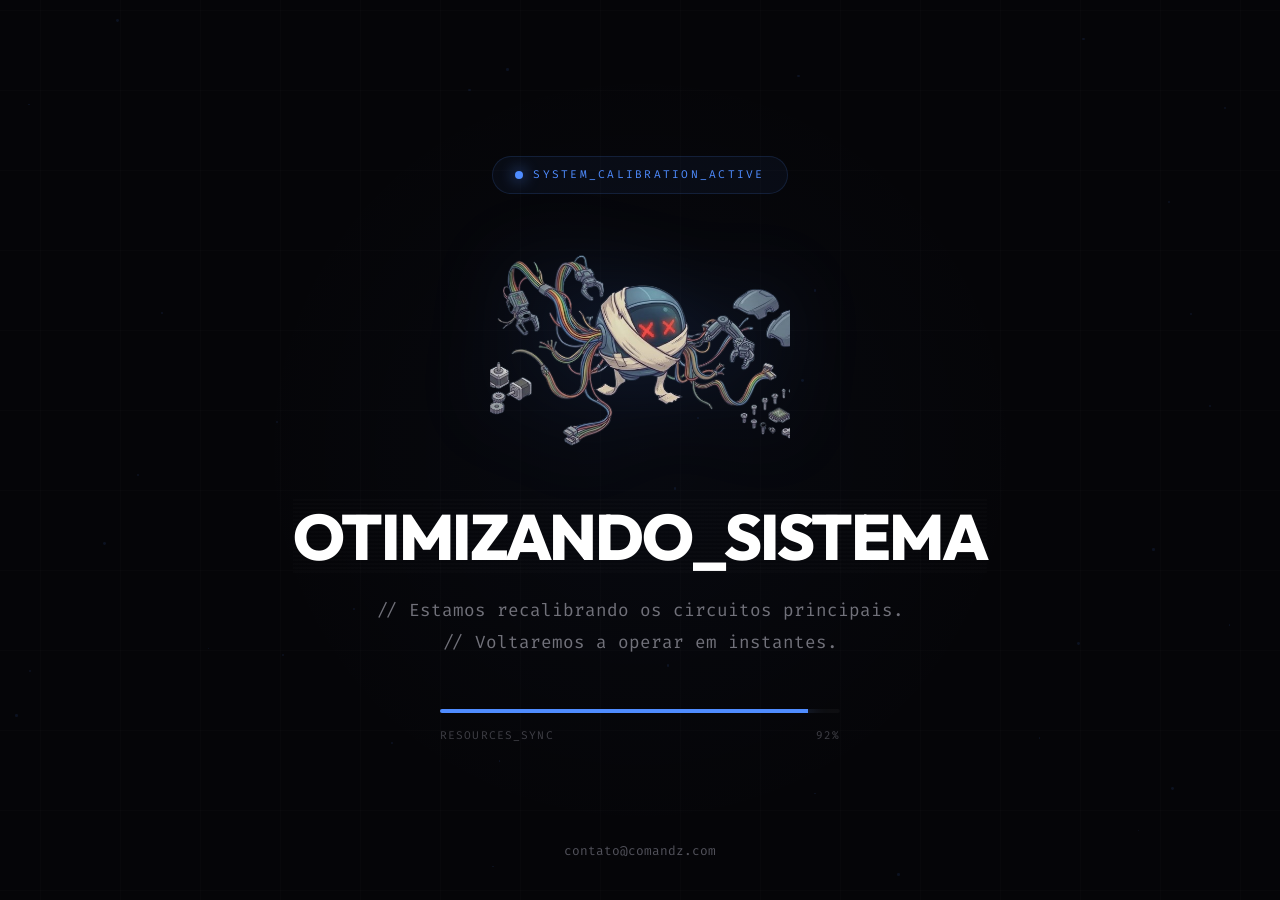
<file: manutencao.html>
<!DOCTYPE html>
<html lang="pt-BR">

<head>
    <meta charset="UTF-8">
    <meta name="viewport" content="width=device-width, initial-scale=1.0">
    <title>Sistemas em Calibração | CommandZ</title>

    <!-- Google Fonts: Outfit & Fira Code -->
    <link rel="preconnect" href="https://fonts.googleapis.com">
    <link rel="preconnect" href="https://fonts.gstatic.com" crossorigin>
    <link href="https://fonts.googleapis.com/css2?family=Outfit:wght@300;400;500;600;700;800&family=Fira+Code:wght@400;500;600&display=swap" rel="stylesheet">

    <!-- Bootstrap CSS -->
    <link href="https://cdn.jsdelivr.net/npm/bootstrap@5.3.2/dist/css/bootstrap.min.css" rel="stylesheet">

    <!-- Custom CSS -->
    <link rel="stylesheet" href="css/style.css">

    <style>
        body {
            background-color: #050508;
            background-image: 
                radial-gradient(circle at 50% 50%, rgba(79, 140, 255, 0.03) 0%, transparent 50%),
                linear-gradient(rgba(255, 255, 255, 0.01) 1px, transparent 1px),
                linear-gradient(90deg, rgba(255, 255, 255, 0.01) 1px, transparent 1px);
            background-size: 100% 100%, 80px 80px, 80px 80px;
            font-family: 'Outfit', sans-serif;
            overflow: hidden;
            height: 100vh;
            margin: 0;
        }

        .content-wrapper {
            height: 100vh;
            display: flex;
            flex-direction: column;
            align-items: center;
            justify-content: center;
            text-align: center;
            padding: 20px;
            position: relative;
            z-index: 10;
        }

        .status-pill {
            display: inline-flex;
            align-items: center;
            gap: 10px;
            background: rgba(79, 140, 255, 0.05);
            border: 1px solid rgba(79, 140, 255, 0.15);
            padding: 10px 22px;
            border-radius: 100px;
            color: var(--color-primary-accent);
            font-family: var(--font-mono);
            font-size: 0.7rem;
            text-transform: uppercase;
            letter-spacing: 0.2em;
            margin-bottom: 50px;
        }

        .status-pulse {
            width: 8px;
            height: 8px;
            background: var(--color-primary-accent);
            border-radius: 50%;
            box-shadow: 0 0 15px var(--color-primary-accent);
            animation: status-blink 1.5s ease-in-out infinite;
        }

        @keyframes status-blink {
            50% { opacity: 0.2; transform: scale(0.8); }
        }

        .mascot-display {
            position: relative;
            margin-bottom: 40px;
            animation: mascot-float 6s ease-in-out infinite;
        }

        .mascot-img {
            max-width: 300px;
            width: 100%;
            filter: drop-shadow(0 0 40px rgba(79, 140, 255, 0.15));
        }

        @keyframes mascot-float {
            0%, 100% { transform: translateY(0) rotate(0deg); }
            50% { transform: translateY(-25px) rotate(1deg); }
        }

        .title-main {
            font-size: clamp(2rem, 6vw, 4rem);
            font-weight: 800;
            letter-spacing: -0.03em;
            margin-bottom: 20px;
            color: #fff;
        }

        .subtitle {
            color: #71717A;
            font-size: 1.1rem;
            max-width: 600px;
            margin: 0 auto 50px;
            line-height: 1.8;
            font-family: var(--font-mono);
        }

        .progress-wrapper {
            width: 100%;
            max-width: 400px;
        }

        .progress-bar-container {
            height: 4px;
            background: rgba(255, 255, 255, 0.03);
            border-radius: 10px;
            overflow: hidden;
            position: relative;
        }

        .progress-fill {
            position: absolute;
            top: 0;
            left: 0;
            height: 100%;
            width: 92%;
            background: var(--color-primary-accent);
            box-shadow: 0 0 20px var(--color-primary-accent);
            animation: loading-bar 10s ease-in-out infinite;
        }

        @keyframes loading-bar {
            0% { width: 0%; }
            100% { width: 100%; }
        }

        .progress-labels {
            display: flex;
            justify-content: space-between;
            margin-top: 15px;
            font-family: var(--font-mono);
            font-size: 0.7rem;
            color: #3F3F46;
            letter-spacing: 0.1em;
        }

        .particles {
            position: absolute;
            inset: 0;
            pointer-events: none;
        }

        .particle {
            position: absolute;
            background: var(--color-primary-accent);
            border-radius: 50%;
            opacity: 0.1;
            animation: particle-move linear infinite;
        }

        @keyframes particle-move {
            to { transform: translateY(-100vh); }
        }

        .footer-contact {
            position: absolute;
            bottom: 40px;
            font-family: var(--font-mono);
            font-size: 0.8rem;
        }

        .footer-contact a {
            color: #52525B;
            text-decoration: none;
            transition: 0.3s;
        }

        .footer-contact a:hover {
            color: #fff;
        }
    </style>
</head>

<body>
    <div class="particles" id="particle-container"></div>

    <div class="content-wrapper">
        <div class="status-pill">
            <span class="status-pulse"></span>
            SYSTEM_CALIBRATION_ACTIVE
        </div>

        <div class="mascot-display">
            <img src="img/manutencao_mascote.png" alt="Mascote CommandZ" class="mascot-img">
        </div>

        <h1 class="title-main glitch-text" data-text="OTIMIZANDO_SISTEMA">
            OTIMIZANDO_SISTEMA
        </h1>

        <p class="subtitle">
            // Estamos recalibrando os circuitos principais.<br>
            // Voltaremos a operar em instantes.
        </p>

        <div class="progress-wrapper">
            <div class="progress-bar-container">
                <div class="progress-fill"></div>
            </div>
            <div class="progress-labels">
                <span>RESOURCES_SYNC</span>
                <span><span id="load-val">92</span>%</span>
            </div>
        </div>

        <div class="footer-contact">
            <a href="mailto:contato@comandz.com">contato@comandz.com</a>
        </div>
    </div>

    <script>
        // Particles
        const container = document.getElementById('particle-container');
        for (let i = 0; i < 40; i++) {
            const p = document.createElement('div');
            p.className = 'particle';
            const size = Math.random() * 2 + 1;
            p.style.width = size + 'px';
            p.style.height = size + 'px';
            p.style.left = Math.random() * 100 + 'vw';
            p.style.top = Math.random() * 100 + 'vh';
            p.style.animationDuration = (Math.random() * 15 + 10) + 's';
            p.style.animationDelay = (Math.random() * 5) + 's';
            container.appendChild(p);
        }

        // Percentage
        let val = 92;
        const el = document.getElementById('load-val');
        setInterval(() => {
            if (val < 99) {
                val += Math.random() > 0.85 ? 1 : 0;
                el.innerText = val;
            }
        }, 5000);


    </script>
</body>

</html>
</file>
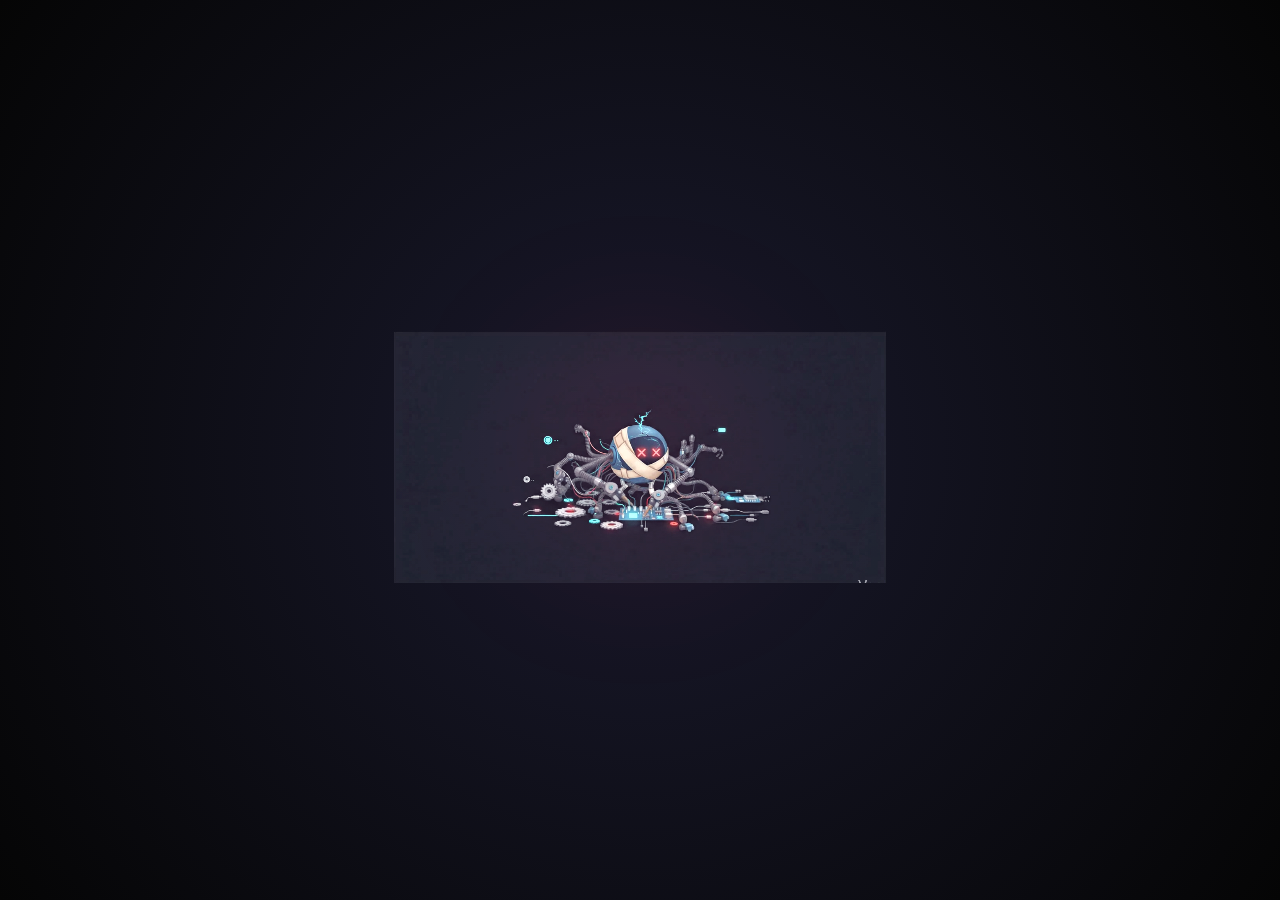
<file: test.html>
<!DOCTYPE html>
<html lang="pt-br">
<head>
    <meta charset="UTF-8">
    <meta name="viewport" content="width=device-width, initial-scale=1.0">
    <title>Robô Interface - Loop</title>
    <style>
        /* Define um fundo qualquer para provar que o robô está sem fundo */
        body {
            margin: 0;
            padding: 0;
            height: 100vh;
            display: flex;
            justify-content: center;
            align-items: center;
            /* Um gradiente escuro para destacar o robô */
            background: radial-gradient(circle, #1a1a2e 0%, #050505 100%);
            overflow: hidden;
        }

        .container-robo {
            position: relative;
            width: 500px; /* Ajuste o tamanho conforme necessário */
            height: 500px;
            display: flex;
            justify-content: center;
            align-items: center;
        }

        video {
            width: 100%;
            height: auto;
            /* MÁGICA: Remove o fundo preto do vídeo */
            mix-blend-mode: screen; 
            
            /* Suaviza as bordas para parecer mais natural */
            filter: brightness(1.1) contrast(1.1);
        }

        /* Opcional: Um brilho atrás do robô para dar profundidade */
        .glow {
            position: absolute;
            width: 200px;
            height: 200px;
            background: rgba(255, 0, 0, 0.1);
            filter: blur(80px);
            border-radius: 50%;
            z-index: -1;
        }
    </style>
</head>
<body>

    <div class="container-robo">
        <div class="glow"></div>
        
        <video autoplay loop muted playsinline>
            <source src="/img/manutencao_transparent.webm" type="video/mp4">
            Seu navegador não suporta vídeos.
        </video>
    </div>

</body>
</html>
</file>
<file: css/style.css>
:root {
    /* Clean Tech Minimalist Palette */
    --color-black: #0B0B0F;
    --color-bg: #0B0B0F; 
    --color-surface: #12121A;
    --color-white: #FFFFFF;
    
    --color-gray-100: #27272A;
    --color-gray-200: #3F3F46;
    --color-gray-500: #A1A1AA;
    --color-gray-800: #18181B;
    --color-gray-900: #09090B;
    
    --color-primary: #4F8CFF; 
    --color-primary-accent: #4F8CFF; 
    --color-secondary: #71717A; 
    
    --gradient-accent: none;
    --gradient-hero: none;
    
    --font-main: 'Inter', sans-serif;
    --font-mono: 'Fira Code', monospace;
    
    --transition-smooth: all 0.3s ease;
    --shadow-glow: 0 10px 30px rgba(0, 0, 0, 0.4);
    --shadow-glow-hover: 0 20px 40px rgba(0, 0, 0, 0.6);
}

body {
    font-family: var(--font-main);
    color: var(--color-white);
    background-color: var(--color-bg);
    background-image: 
        linear-gradient(rgba(255, 255, 255, 0.015) 1px, transparent 1px),
        linear-gradient(90deg, rgba(255, 255, 255, 0.015) 1px, transparent 1px);
    background-size: 80px 80px;
    background-position: center center;
    -webkit-font-smoothing: antialiased;
    -moz-osx-font-smoothing: grayscale;
    overflow-x: hidden;
}

/* Typography */
h1, h2, h3, h4, h5, h6 {
    font-weight: 700;
    letter-spacing: -0.03em;
    color: #ffffff;
}

.font-mono {
    font-family: var(--font-mono);
}

.text-gray {
    color: var(--color-gray-500);
}

.text-primary-accent {
    color: var(--color-primary-accent);
}

.text-gradient {
    color: var(--color-primary-accent);
}

/* Blinking Cursor */
.blink {
    animation: blinker 1s linear infinite;
}

@keyframes blinker {
    50% { opacity: 0; }
}

/* Glitch Effect - subtle monitor flicker */
.glitch-text {
    position: relative;
}

.glitch-text::before {
    content: attr(data-text);
    position: absolute;
    top: 0;
    left: 0;
    width: 100%;
    height: 100%;
    color: #ffffff;
    opacity: 0;
    z-index: -1;
}

@keyframes glitch-flicker {
    0%, 92% { 
        opacity: 0;
        transform: translate(0);
        clip-path: none;
    }
    93% { 
        opacity: 0.6;
        transform: translate(-2px, 0);
        clip-path: inset(20% 0 60% 0);
    }
    94% { 
        opacity: 0;
        transform: translate(0);
        clip-path: none;
    }
    95% {
        opacity: 0.4;
        transform: translate(3px, 0);
        clip-path: inset(50% 0 20% 0);
    }
    96%, 100% { 
        opacity: 0;
        transform: translate(0);
        clip-path: none;
    }
}

.glitch-text::before {
    animation: glitch-flicker 6s infinite;
}

/* Scanline on the whole h1 */
.glitch-text::after {
    content: '';
    position: absolute;
    top: 0;
    left: 0;
    width: 100%;
    height: 100%;
    background: repeating-linear-gradient(
        0deg,
        transparent,
        transparent 2px,
        rgba(255,255,255,0.01) 2px,
        rgba(255,255,255,0.01) 4px
    );
    pointer-events: none;
    z-index: 1;
}

/* Layout utilities */
.section-padding {
    padding: 100px 0;
}

@media (min-width: 992px) {
    .section-padding {
        padding: 120px 0;
    }
}

.max-w-700 {
    max-width: 700px;
}

.navbar {
    padding: 24px 0;
    background-color: rgba(11, 11, 15, 0.85);
    backdrop-filter: blur(15px);
    border-bottom: 1px solid transparent;
    transition: var(--transition-smooth);
}

.navbar.scrolled {
    padding: 16px 0;
    background-color: rgba(11, 11, 15, 0.95);
    border-bottom: 1px solid rgba(255, 255, 255, 0.05);
    box-shadow: 0 10px 30px rgba(0, 0, 0, 0.5);
}

.navbar-brand {
    font-size: 1.5rem;
    letter-spacing: -0.05em;
    color: #ffffff !important;
}

.nav-link {
    color: var(--color-gray-500) !important;
    font-weight: 500;
    font-size: 0.9rem;
    margin: 0 10px;
    transition: var(--transition-smooth);
    font-family: var(--font-mono);
    text-transform: lowercase;
    letter-spacing: 0.02em;
}

.nav-link::before {
    content: './';
    color: var(--color-primary-accent);
    opacity: 0;
    margin-right: 2px;
    transition: var(--transition-smooth);
}

.nav-link:hover::before {
    opacity: 1;
}

.nav-link:hover {
    color: #ffffff !important;
}

.nav-link.active {
    color: #ffffff !important;
}

.nav-link.active::before {
    opacity: 1;
}

/* Scroll reveal base */
.scroll-reveal {
    will-change: transform, opacity;
}

/* Buttons - Cyber Glitch adapted */
.btn {
    font-weight: 600;
    border-radius: 6px;
    padding: 14px 32px;
    transition: all 0.2s ease;
    letter-spacing: 0;
    font-family: var(--font-mono);
    font-size: 0.85rem;
    text-transform: uppercase;
    position: relative;
    overflow: hidden;
    --shimmy-distance: 3;
}

.btn:active {
    transform: scale(0.98) !important;
}

/* Primary CTA - Glitch effect */
.btn-primary-custom {
    background: var(--color-primary-accent);
    color: #ffffff;
    border: 1px solid var(--color-primary-accent);
    clip-path: polygon(0 0, 100% 0, 100% calc(100% - 8px), calc(100% - 8px) 100%, 0 100%);
}

.btn-primary-custom::before {
    content: '';
    position: absolute;
    top: 0;
    left: 0;
    width: 100%;
    height: 100%;
    background: inherit;
    clip-path: inset(0 0 100% 0);
    z-index: -1;
}

.btn-primary-custom:hover {
    background: #3b76e5;
    color: #ffffff;
    transform: translateY(-2px);
    box-shadow: 0 8px 20px rgba(79, 140, 255, 0.25);
}

.btn-primary-custom:hover::before {
    animation: btn-glitch 0.4s steps(2, end);
}




@keyframes btn-glitch {
    0% {
        clip-path: inset(80% 0 0 0);
        transform: translate(-3px, 0);
    }
    20% {
        clip-path: inset(10% 0 70% 0);
        transform: translate(3px, 0);
    }
    40% {
        clip-path: inset(40% 0 30% 0);
        transform: translate(-2px, 0);
    }
    60% {
        clip-path: inset(60% 0 10% 0);
        transform: translate(2px, 0);
    }
    80% {
        clip-path: inset(20% 0 60% 0);
        transform: translate(-1px, 0);
    }
    100% {
        clip-path: inset(0 0 100% 0);
        transform: translate(0);
    }
}

/* Outline button */
.btn-outline-custom {
    background-color: transparent;
    color: var(--color-white);
    border: 1px solid rgba(255, 255, 255, 0.12);
    clip-path: polygon(8px 0, 100% 0, 100% 100%, 0 100%, 0 8px);
}

.btn-outline-custom:hover {
    background-color: rgba(255, 255, 255, 0.04);
    border-color: rgba(255, 255, 255, 0.25);
    color: var(--color-white);
    transform: translateY(-2px);
}

.btn-light-custom {
    background: #ffffff;
    color: #000000;
    border: 1px solid #ffffff;
}

.btn-light-custom:hover {
    background: rgba(255, 255, 255, 0.9);
    color: #000000;
    transform: translateY(-2px);
}

/* Hero Section */
.hero-section {
    position: relative;
    height: 100vh;
    min-height: 700px;
    display: flex;
    align-items: center;
    background: var(--color-bg);
    background-image: url('../img/hero-bg.png');
    background-size: 60%;
    background-position: right center;
    background-repeat: no-repeat;
    overflow: hidden;
    padding-top: 80px;
}

.hero-section::before {
    content: '';
    position: absolute;
    top: -20%;
    right: -10%;
    width: 600px;
    height: 600px;
    background: radial-gradient(circle, rgba(79, 140, 255, 0.06) 0%, transparent 70%);
    pointer-events: none;
    z-index: 0;
}

.hero-section::after {
    content: '';
    position: absolute;
    bottom: -30%;
    left: -5%;
    width: 500px;
    height: 500px;
    background: radial-gradient(circle, rgba(79, 140, 255, 0.03) 0%, transparent 70%);
    pointer-events: none;
    z-index: 0;
}

.code-bg-container {
    position: absolute;
    top: 80px;
    left: 40vw;
    width: 60vw;
    height: 100%;
    overflow: hidden;
    z-index: 0;
    opacity: 0.08;
    pointer-events: none;
    font-family: var(--font-mono);
    color: var(--color-primary-accent);
    font-size: 0.9rem;
    line-height: 1.6;
    white-space: pre-wrap;
    text-shadow: none;
    user-select: none;
    -webkit-mask-image: linear-gradient(to bottom, transparent 0%, black 10%, black 80%, transparent 100%);
    mask-image: linear-gradient(to bottom, transparent 0%, black 10%, black 80%, transparent 100%);
}

.hero-bg-gradient {
    position: absolute;
    top: -20%;
    right: -10%;
    width: 60%;
    height: 80%;
    background: radial-gradient(circle, rgba(0, 240, 255, 0.08) 0%, rgba(13, 17, 23, 0) 70%);
    z-index: 0;
}

.hero-title {
    font-size: clamp(3rem, 5vw, 5rem);
    line-height: 1.1;
    font-weight: 800;
}

/* Glitch Effect - Removed */
.glitch-effect {
    position: relative;
    display: inline-block;
}

.hero-subtitle {
    font-size: 1.125rem;
    color: var(--color-gray-500);
    max-width: 540px;
    line-height: 1.6;
}

/* Abstract Tech Mockup */
.hero-visual {
    position: relative;
    height: 400px;
    display: flex;
    align-items: center;
    justify-content: center;
}

.glass-card {
    background: rgba(18, 18, 26, 0.6);
    backdrop-filter: blur(20px);
    border: 1px solid rgba(255, 255, 255, 0.05);
    border-radius: 12px;
    padding: 20px;
    width: 100%;
    max-width: 450px;
    box-shadow: 0 10px 30px rgba(0, 0, 0, 0.3);
    transform: perspective(1000px) rotateY(-5deg) rotateX(2deg);
    transition: var(--transition-smooth);
    position: relative;
    overflow: hidden;
}

.glass-card::before {
    content: '';
    position: absolute;
    top: 0;
    left: -100%;
    width: 50%;
    height: 100%;
    background: linear-gradient(90deg, transparent, rgba(0, 240, 255, 0.1), transparent);
    animation: scanner 3s linear infinite;
}

@keyframes scanner {
    100% { left: 200%; }
}

.hero-visual:hover .glass-card {
    transform: perspective(1000px) rotateY(0deg) rotateX(0deg) translateY(-5px);
    box-shadow: 0 20px 40px rgba(0, 0, 0, 0.5);
    border-color: rgba(255, 255, 255, 0.1);
}

.glass-header {
    display: flex;
    gap: 8px;
    margin-bottom: 24px;
    padding-bottom: 12px;
    border-bottom: 1px solid rgba(255, 255, 255, 0.05);
}

.dot {
    width: 12px;
    height: 12px;
    border-radius: 50%;
}

.mockup-line {
    height: 12px;
    background: var(--color-gray-200);
    border-radius: 4px;
    position: relative;
    overflow: hidden;
}

.mockup-line::after {
    content: '';
    position: absolute;
    top: 0;
    left: 0;
    height: 100%;
    width: 30%;
    background: var(--color-secondary);
    opacity: 0.5;
}

.mockup-chart {
    display: flex;
    align-items: flex-end;
    gap: 12px;
    height: 120px;
    padding-top: 20px;
}

.mockup-chart .bar {
    flex: 1;
    background: var(--gradient-accent);
    border-radius: 2px 2px 0 0;
    opacity: 0.8;
    box-shadow: 0 0 10px rgba(0, 240, 255, 0.2);
    transition: var(--transition-smooth);
}

.mockup-chart .bar:hover {
    opacity: 1;
    box-shadow: 0 0 20px rgba(0, 240, 255, 0.5);
}

/* Services */
.bg-light {
    background-color: transparent !important;
}

.subtitle-tag {
    font-size: 0.8rem;
    text-transform: uppercase;
    letter-spacing: 0.2em;
    font-weight: 600;
    color: var(--color-primary-accent);
    font-family: var(--font-mono);
}

.subtitle-tag::before, .subtitle-tag::after {
    content: '—';
    opacity: 0.3;
    margin: 0 10px;
}

.section-title {
    font-size: clamp(2rem, 3vw, 3rem);
}

.service-card {
    background: var(--color-surface);
    padding: 48px 36px;
    border-radius: 16px;
    height: 100%;
    border: 1px solid rgba(255, 255, 255, 0.04);
    transition: var(--transition-smooth);
    position: relative;
    z-index: 1;
}

.service-card::after {
    content: '';
    position: absolute;
    inset: 0;
    border-radius: 16px;
    padding: 1px;
    background: linear-gradient(135deg, rgba(79,140,255,0.15), transparent 60%);
    -webkit-mask: linear-gradient(#fff 0 0) content-box, linear-gradient(#fff 0 0);
    -webkit-mask-composite: xor;
    mask-composite: exclude;
    opacity: 0;
    transition: var(--transition-smooth);
    z-index: -1;
}

.service-card:hover {
    transform: translateY(-6px);
    background: #16161E;
    border-color: rgba(255, 255, 255, 0.06);
}

.service-card:hover::after {
    opacity: 1;
}

.service-card .icon-wrapper {
    width: 56px;
    height: 56px;
    background: rgba(79, 140, 255, 0.08);
    border: 1px solid rgba(79, 140, 255, 0.15);
    border-radius: 12px;
    display: flex;
    align-items: center;
    justify-content: center;
    margin-bottom: 24px;
    color: var(--color-primary-accent);
    transition: var(--transition-smooth);
}

.service-card:hover .icon-wrapper {
    background: rgba(79, 140, 255, 0.1);
    color: var(--color-primary-accent);
    box-shadow: inset 0 0 10px rgba(79, 140, 255, 0.2);
}

.service-card h3 {
    font-size: 1.3rem;
    margin-bottom: 16px;
}

.service-card p {
    color: #A1A1AA;
    font-size: 0.95rem;
    line-height: 1.7;
    margin: 0;
}

/* Diferenciais */
.bg-black {
    background-color: var(--color-surface) !important;
    border-top: 1px solid rgba(255, 255, 255, 0.05);
    border-bottom: 1px solid rgba(255, 255, 255, 0.05);
}

.feature-list li {
    display: flex;
    align-items: flex-start;
    margin-bottom: 20px;
    color: var(--color-white);
}

.feature-list svg {
    color: var(--color-primary-accent);
    margin-right: 16px;
    flex-shrink: 0;
    margin-top: 2px;
}

.metrics-grid {
    display: grid;
    grid-template-columns: 1fr 1fr;
    gap: 20px;
}

.metric-card {
    background: rgba(18, 18, 26, 0.6);
    border: 1px solid rgba(255, 255, 255, 0.05);
    padding: 30px 20px;
    border-radius: 12px;
    text-align: center;
    transition: var(--transition-smooth);
    position: relative;
    overflow: hidden;
}

.metric-card:hover {
    border-color: rgba(79, 140, 255, 0.2);
    transform: translateY(-5px);
    box-shadow: 0 10px 30px rgba(0, 0, 0, 0.3);
}

.metric-value {
    font-size: 2.5rem;
    font-weight: 800;
    margin-bottom: 8px;
    font-family: var(--font-mono);
    color: #ffffff;
}

.metric-label {
    font-size: 0.875rem;
    color: var(--color-gray-500);
    font-weight: 500;
}

/* Portfolio - Black and White Images */
.link-arrow {
    display: inline-flex;
    align-items: center;
    color: var(--color-primary-accent);
    font-weight: 600;
    text-decoration: none;
    transition: var(--transition-smooth);
    font-family: var(--font-mono);
    text-transform: uppercase;
    font-size: 0.85rem;
}

.link-arrow svg {
    margin-left: 8px;
    transition: var(--transition-smooth);
}

.link-arrow:hover {
    color: #ffffff;
}

.link-arrow:hover svg {
    transform: translateX(4px);
}

.project-card {
    border-radius: 16px;
    overflow: hidden;
    background: var(--color-surface);
    transition: all 0.4s ease;
    border: 1px solid rgba(255, 255, 255, 0.04);
    cursor: pointer;
}

.project-card:hover {
    box-shadow: 0 16px 40px rgba(0, 0, 0, 0.4), 0 0 0 1px rgba(79, 140, 255, 0.08);
    border-color: rgba(79, 140, 255, 0.12);
    transform: translateY(-4px);
}

.project-image {
    position: relative;
    overflow: hidden;
    height: 300px;
    background: #12121A;
}

/* Scroll effect on hover */
.scroll-mockup img {
    width: 100%;
    height: auto;
    min-height: 100%;
    object-fit: cover;
    object-position: top;
    filter: grayscale(60%) brightness(0.8);
    transition: transform 4s ease-in-out, filter 0.5s ease, opacity 0.5s ease;
    opacity: 0.85;
    transform: translateY(0);
}

.project-card:hover .scroll-mockup img {
    transform: translateY(calc(-100% + 300px));
    filter: grayscale(0%) brightness(1);
    opacity: 1;
}

.project-overlay {
    position: absolute;
    top: 20px;
    left: 20px;
    z-index: 2;
}

.badge-custom {
    background: rgba(11, 11, 15, 0.9);
    color: var(--color-primary-accent);
    padding: 6px 14px;
    border-radius: 6px;
    font-size: 0.75rem;
    font-weight: 600;
    font-family: var(--font-mono);
    border: 1px solid rgba(79, 140, 255, 0.3);
}

.project-info {
    padding: 28px;
}

.project-info h3 {
    font-size: 1.25rem;
    margin-bottom: 8px;
    color: var(--color-white);
}

.project-info p {
    color: var(--color-gray-500);
    font-size: 0.95rem;
    margin: 0;
}

/* CTA Section */
.cta-section {
    background-color: var(--color-surface);
    padding: 120px 0;
    position: relative;
    overflow: hidden;
    border-top: 1px solid rgba(255, 255, 255, 0.05);
}

.cta-section::before {
    content: '';
    position: absolute;
    top: 0;
    left: 50%;
    transform: translateX(-50%);
    width: 100%;
    height: 100%;
    background: radial-gradient(circle at center, rgba(79, 140, 255, 0.04) 0%, rgba(0,0,0,0) 70%);
    pointer-events: none;
}

/* Footer */
.footer {
    font-size: 0.9rem;
    background-color: var(--color-bg) !important;
    border-top: 1px solid rgba(255, 255, 255, 0.05);
}

.footer-links li {
    margin-bottom: 12px;
}

.footer-links a {
    color: var(--color-gray-500);
    text-decoration: none;
    transition: var(--transition-smooth);
}

.footer-links a:hover {
    color: var(--color-primary-accent);
}

/* Animations (Scroll reveal) */
.fade-in-up {
    opacity: 0;
    transform: translateY(40px) scale(0.97);
    transition: opacity 1s cubic-bezier(0.16, 1, 0.3, 1), transform 1s cubic-bezier(0.16, 1, 0.3, 1);
}

.fade-in-up.visible {
    opacity: 1;
    transform: translateY(0) scale(1);
}

.delay-1 { transition-delay: 0.1s; }
.delay-2 { transition-delay: 0.2s; }
.delay-3 { transition-delay: 0.3s; }

/* Sobre Section */
.sobre-section {
    background-color: var(--color-bg);
    overflow: hidden;
    border-bottom: 1px solid rgba(255, 255, 255, 0.05);
}

.tech-glow-bg {
    position: absolute;
    top: 50%;
    left: 50%;
    transform: translate(-50%, -50%);
    width: 80%;
    height: 80%;
    background: radial-gradient(circle, rgba(0, 240, 255, 0.04) 0%, transparent 60%);
    z-index: 0;
    pointer-events: none;
}

.sobre-headline {
    font-size: clamp(2.5rem, 5vw, 4rem);
    line-height: 1.2;
    letter-spacing: -0.04em;
}

.hover-glow {
    transition: var(--transition-smooth);
    display: inline-block;
}

.hover-glow:hover {
    transform: scale(1.02) translateY(-1px);
}

.sobre-description {
    font-size: 1.25rem;
    line-height: 1.8;
}

.hover-highlight {
    transition: var(--transition-smooth);
    display: inline-block;
}

.hover-highlight:hover {
    color: var(--color-primary-accent) !important;
    transform: translateY(-1px);
}

/* Planos / Pricing Section */
.pricing-card {
    transition: var(--transition-smooth);
}

.pricing-card:hover {
    transform: translateY(-8px);
    border-color: rgba(255, 255, 255, 0.1);
    box-shadow: 0 20px 40px rgba(0,0,0,0.5);
}

.border-primary-glow {
    border: 1px solid rgba(79, 140, 255, 0.4) !important;
}

.transform-scale-105 {
    transform: scale(1.05);
}

@media (max-width: 991.98px) {
    .transform-scale-105 {
        transform: scale(1);
    }
}

.pricing-features li {
    font-size: 0.95rem;
}

/* Social Icons */
.social-icon {
    color: var(--color-gray-500);
    transition: var(--transition-smooth);
    display: inline-flex;
    padding: 8px;
}

.social-icon:hover {
    color: var(--color-primary-accent);
    transform: translateY(-2px);
}
</file>
